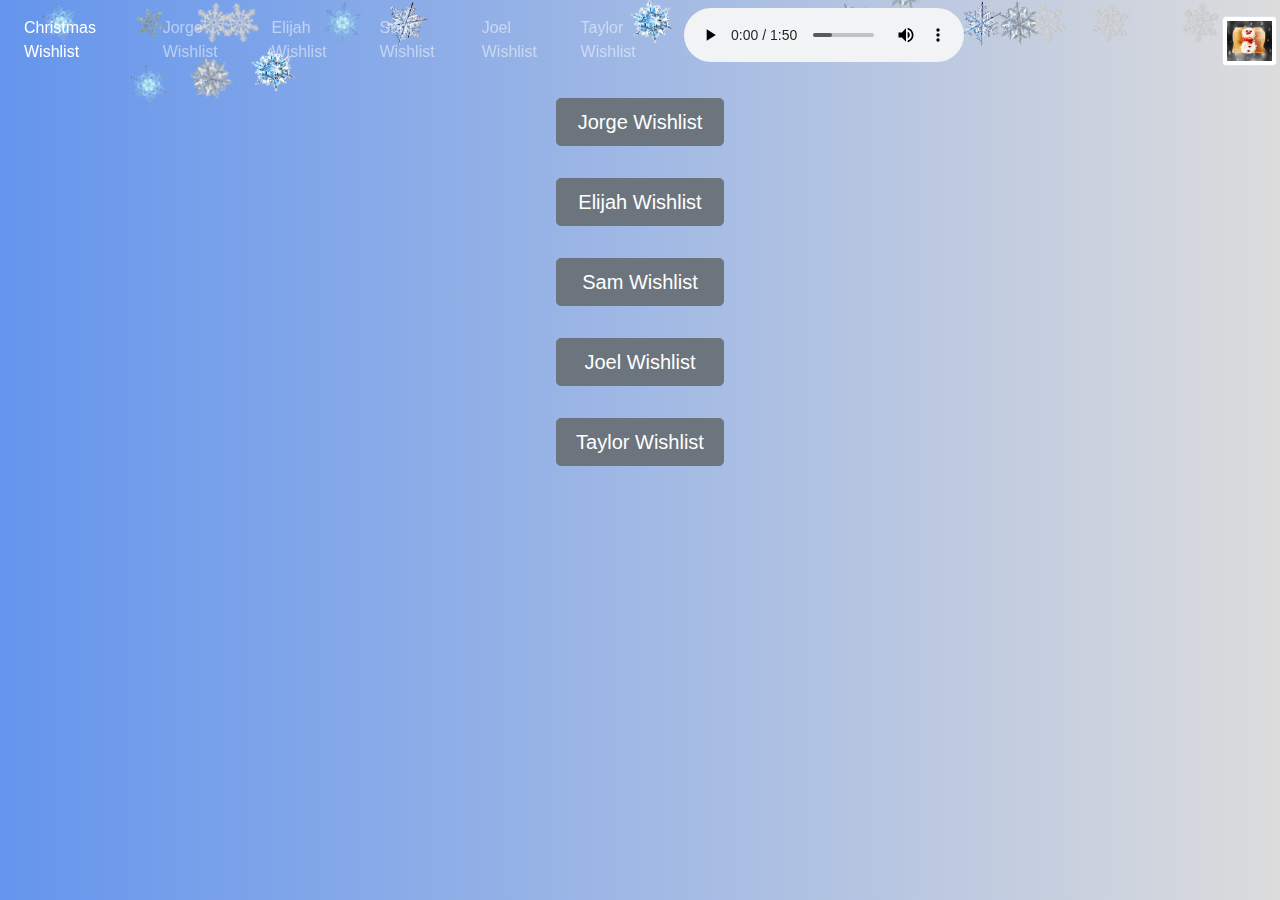
<file: index.html>
<!DOCTYPE html>
<html lang="en">

<head>
    <meta charset="UTF-8">
    <meta name="viewport" content="width=device-width, initial-scale=1.0">
    <title>Christmas Wishlist</title>
    <!-- CSS link that gives access to the library -->
    <link rel="stylesheet" href="https://stackpath.bootstrapcdn.com/bootstrap/4.5.2/css/bootstrap.min.css"
        integrity="sha384-JcKb8q3iqJ61gNV9KGb8thSsNjpSL0n8PARn9HuZOnIxN0hoP+VmmDGMN5t9UJ0Z" crossorigin="anonymous">
    <link rel="stylesheet" href="base.css" />
    <script src="music.js"></script>
</head>

<body class="">
    <nav class="navbar navbar-expand-lg navbar-dark">
        <button class="navbar-toggler" type="button" data-toggle="collapse" data-target="#navbarNavAltMarkup"
            aria-controls="navbarNavAltMarkup" aria-expanded="false" aria-label="Toggle navigation">
            <span class="navbar-toggler-icon"></span>
        </button>
        <div class="collapse navbar-collapse" id="navbarNavAltMarkup">
            <div class="navbar-nav">
                <a class="nav-link active d-flex flex-nowrap" href="index.html">Christmas Wishlist</a>
                <a class="nav-link d-flex flex-nowrap" href="jorgeWishlist.html">Jorge Wishlist</a>
                <a class="nav-link d-flex flex-nowrap" href="elijahWishlist.html">Elijah Wishlist</a>
                <a class="nav-link d-flex flex-nowrap" href="samWishlist.html">Sam Wishlist</a>
                <a class="nav-link d-flex flex-nowrap" href="joelWishlist.html">Joel Wishlist</a>
                <a class="nav-link d-flex flex-nowrap" href="taylorWishlist.html">Taylor Wishlist</a>
                <audio controls autostart autoplay loop>
                    <source src="christmas.mp3" type="audio/mp3">
                    Your browser does not support the audio element.
                </audio>
                <a class="nav-link active" href="index.html"><img src="Images/Logo.png" class="img-thumbnail"
                        style="width: 55px; height: 50px; margin-left: 250px;"></a>
            </div>
        </div>
    </nav>
    <div class="mx-auto p-3" style="width: 200px;">
        <a href="jorgeWishlist.html"><button type="button" class="btn btn-secondary
                    btn-lg btn-block">Jorge Wishlist</button></a>
    </div>
    <div class="mx-auto p-3" style="width: 200px;">
        <a href="elijahWishlist.html"><button type="button" class="btn btn-secondary
                    btn-lg btn-block">Elijah Wishlist</button></a>
    </div>
    <div class="mx-auto p-3" style="width: 200px;">
        <a href="samWishlist.html"><button type="button" class="btn btn-secondary
                    btn-lg btn-block">Sam Wishlist</button></a>
    </div>
    <div class="mx-auto p-3" style="width: 200px;">
        <a href="joelWishlist.html"><button type="button" class="btn btn-secondary
                    btn-lg btn-block">Joel Wishlist</button></a>
    </div>
    <div class="mx-auto p-3" style="width: 200px;">
        <a href="taylorWishlist.html"><button type="button" class="btn btn-secondary
                    btn-lg btn-block">Taylor Wishlist</button></a>
    </div>
    <!-- JavaScript with links to the javascript library from bootstrap -->
    <script src="https://code.jquery.com/jquery-3.5.1.slim.min.js"
        integrity="sha384-DfXdz2htPH0lsSSs5nCTpuj/zy4C+OGpamoFVy38MVBnE+IbbVYUew+OrCXaRkfj"
        crossorigin="anonymous"></script>
    <script src="https://cdn.jsdelivr.net/npm/popper.js@1.16.1/dist/umd/popper.min.js"
        integrity="sha384-9/reFTGAW83EW2RDu2S0VKaIzap3H66lZH81PoYlFhbGU+6BZp6G7niu735Sk7lN"
        crossorigin="anonymous"></script>
    <script src="https://stackpath.bootstrapcdn.com/bootstrap/4.5.2/js/bootstrap.min.js"
        integrity="sha384-B4gt1jrGC7Jh4AgTPSdUtOBvfO8shuf57BaghqFfPlYxofvL8/KUEfYiJOMMV+rV"
        crossorigin="anonymous"></script>
</body>
<div class="help">
    <section>
        <div class="snow">
            <div><img src="snow2.jpeg" height="45px" width="45px"></div>
            <div><img src="snow3.jpeg" height="45px" width="45px"></div>
            <div><img src="snow4.jpeg" height="45px" width="45px"></div>
            <div><img src="snow2.jpeg" height="45px" width="45px"></div>
            <div><img src="snow5.jpeg" height="45px" width="45px"></div>
            <div><img src="snow3.jpeg" height="45px" width="45px"></div>
            <div><img src="snow3.jpeg" height="45px" width="45px"></div>
        </div>
        <div class="snow2">
            <div><img src="snow5.jpeg" height="45px" width="45px"></div>
            <div><img src="snow3.jpeg" height="45px" width="45px"></div>
            <div><img src="snow_f.jpeg" height="45px" width="45px"></div>
            <div><img src="snow4.jpeg" height="45px" width="45px"></div>
            <div><img src="snow1.jpeg" height="45px" width="45px"></div>
            <div><img src="snow5.jpeg" height="45px" width="45px"></div>
            <div><img src="snow_f.jpeg" height="45px" width="45px"></div>
        </div>
        <div class="snow3">
            <div><img src="snow_f.jpeg" height="45px" width="45px"></div>
            <div><img src="snow4.jpeg" height="45px" width="45px"></div>
            <div><img src="snow1.jpeg" height="45px" width="45px"></div>
            <div><img src="snow_f.jpeg" height="45px" width="45px"></div>
            <div><img src="snow3.jpeg" height="45px" width="45px"></div>
            <div><img src="snow1.jpeg" height="45px" width="45px"></div>
            <div><img src="snow_f.jpeg" height="45px" width="45px"></div>
        </div>
</div>

</html>
</file>
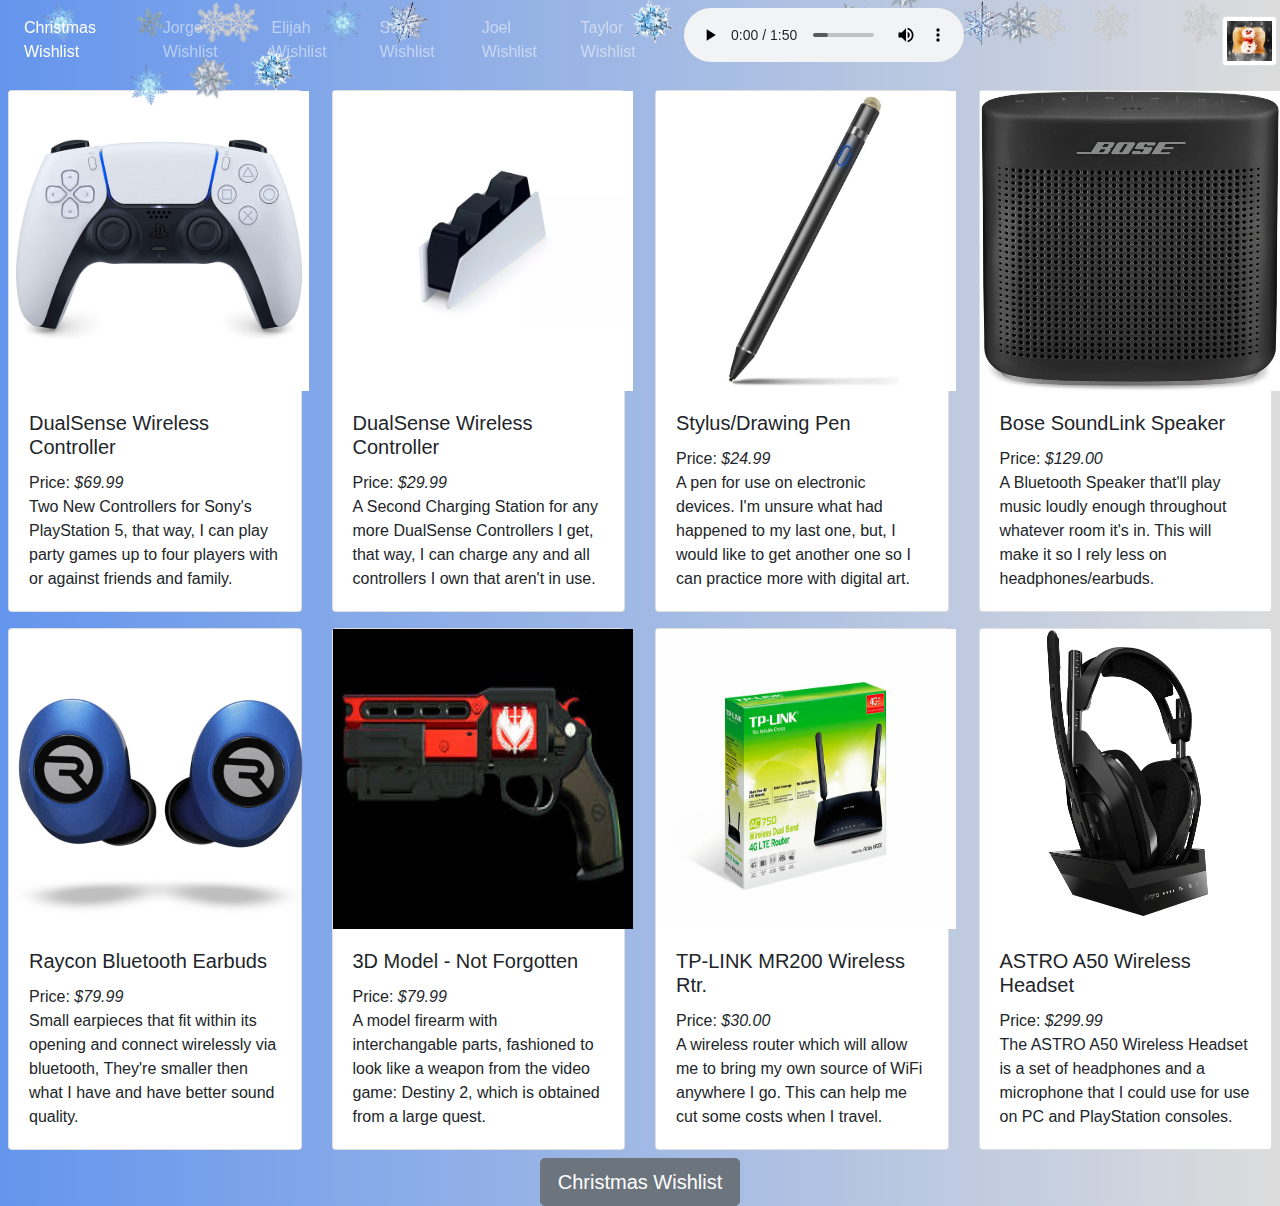
<file: elijahWishlist.html>
<!DOCTYPE html>
<html lang="en">

    <head>
        <meta charset="UTF-8">
        <meta name="viewport" content="width=device-width, initial-scale=1.0">
        <title>Elijah Wishlist</title>
        <link rel="stylesheet"
            href="https://stackpath.bootstrapcdn.com/bootstrap/4.5.2/css/bootstrap.min.css"
            integrity="sha384-JcKb8q3iqJ61gNV9KGb8thSsNjpSL0n8PARn9HuZOnIxN0hoP+VmmDGMN5t9UJ0Z"
            crossorigin="anonymous">
        <link rel="stylesheet" href="base.css" />
    </head>
<body class="bg-dark">
    <nav class="navbar navbar-expand-lg navbar-dark">
        <button class="navbar-toggler" type="button" data-toggle="collapse" data-target="#navbarNavAltMarkup"
            aria-controls="navbarNavAltMarkup" aria-expanded="false" aria-label="Toggle navigation">
            <span class="navbar-toggler-icon"></span>
        </button>
        <div class="collapse navbar-collapse" id="navbarNavAltMarkup">
            <div class="navbar-nav">
                <a class="nav-link active d-flex flex-nowrap" href="index.html">Christmas Wishlist</a>
                <a class="nav-link d-flex flex-nowrap" href="jorgeWishlist.html" >Jorge Wishlist</a>
                <a class="nav-link d-flex flex-nowrap" href="elijahWishlist.html" >Elijah Wishlist</a>
                <a class="nav-link d-flex flex-nowrap" href="samWishlist.html" >Sam Wishlist</a>
                <a class="nav-link d-flex flex-nowrap" href="joelWishlist.html" >Joel Wishlist</a>
                <a class="nav-link d-flex flex-nowrap" href="taylorWishlist.html" >Taylor Wishlist</a>
                <audio controls autostart autoplay loop>
                    <source src="christmas.mp3" type="audio/mp3">
                    Your browser does not support the audio element.
                  </audio>
                <a class="nav-link active" href="index.html"><img src="Images/Logo.png" class="img-thumbnail" style="width: 55px; height: 50px; margin-left: 250px;"></a>
            </div>
        </div>
    </nav>
        <!--this is a card deck for all the knight characters. They are light, while the background is dark
  there are 2 card decks.-->
        <div class="card-deck p-2">
            <div class="card">
                <div id="imglist">
                    <img src="Images/dualsense.png" alt="DualSense Controller" width="300px" height="300px">
                </div>
                <div class="card-body">
                    <h5 class="card-title">DualSense Wireless Controller</h5>
                    <p class="card-text">
                        Price: <em>$69.99</em><br>
                        Two New Controllers for Sony's PlayStation 5, that way, I can play party games up to four players with or against friends and family.
                    </p>
                </div>
            </div>
            <div class="card">
                <div id="imglist">
                    <img src="Images/chargingstation.png" alt="DualSense Charging Station" width="300px" height="300px">
                </div>
                <div class="card-body">
                    <h5 class="card-title">DualSense Wireless Controller</h5>
                    <p class="card-text">
                        Price: <em>$29.99</em><br>
                        A Second Charging Station for any more DualSense Controllers I get, that way, I can charge any and all controllers I own that aren't in use.
                    </p>
                </div>
            </div>
            <div class="card">
                <div id="imglist">
                    <img src="Images/drawingpen.png" alt="Drawing Pen" width="300px" height="300px">
                </div>
                <div class="card-body">
                    <h5 class="card-title">Stylus/Drawing Pen</h5>
                    <p class="card-text">
                        Price: <em>$24.99</em><br>
                        A pen for use on electronic devices. I'm unsure what had happened to my last one, but, I would like to get another one so I can practice more with digital art.
                    </p>
                </div>
            </div>
            <div class="card">
                <div id="imglist">
                    <img src="Images/bose_speaker.jpg" alt="Bose Speaker" width="300px" height="300px">
                </div>
                <div class="card-body">
                    <h5 class="card-title">Bose SoundLink Speaker</h5>
                    <p class="card-text">
                        Price: <em>$129.00</em><br>
                        A Bluetooth Speaker that'll play music loudly enough throughout whatever room it's in. This will make it so I rely less on headphones/earbuds.
                    </p>
                </div>
            </div>
        </div>
        <div class="card-deck p-2">
            <div class="card">
                <div id="imglist">
                    <img src="Images/earbuds.png" alt="Raycon Bluetooth Earbuds" width="300px" height="300px">
                </div>
                <div class="card-body">
                    <h5 class="card-title">Raycon Bluetooth Earbuds</h5>
                    <p class="card-text">
                        Price: <em>$79.99</em><br>
                        Small earpieces that fit within its opening and connect wirelessly via bluetooth, They're smaller then what I have and have better sound quality.
                    </p>
                </div>
            </div>
            <div class="card">
                <div id="imglist">
                    <img src="Images/not_forgotten.jpeg" alt="3D Model - Not Forgotten" width="300px" height="300px">
                </div>
                <div class="card-body">
                    <h5 class="card-title">3D Model - Not Forgotten</h5>
                    <p class="card-text">
                        Price: <em>$79.99</em><br>
                        A model firearm with interchangable parts, fashioned to look like a weapon from the video game: Destiny 2, which is obtained from a large quest.
                    </p>
                </div>
            </div>
            <div class="card">
                <div id="imglist">
                    <img src="Images/router.jpg" alt="TP-LINK MR200 Wireless Rtr." width="300px" height="300px">
                </div>
                <div class="card-body">
                    <h5 class="card-title">TP-LINK MR200 Wireless Rtr.</h5>
                    <p class="card-text">
                        Price: <em>$30.00</em><br>
                        A wireless router which will allow me to bring my own source of WiFi anywhere I go. This can help me cut some costs when I travel.
                    </p>
                </div>
            </div>
            <div class="card">
                <div id="imglist">
                    <img src="Images/astro-a50.png" alt="ASTRO A50 Wireless Headset" width="300px" height="300px">
                </div>
                <div class="card-body">
                    <h5 class="card-title">ASTRO A50 Wireless Headset</h5>
                    <p class="card-text">
                        Price: <em>$299.99</em><br>
                        The ASTRO A50 Wireless Headset is a set of headphones and a microphone that I could use for use on PC and PlayStation consoles.
                    </p>
                </div>
            </div>
        </div>
        <div class="mx-auto" style="width: 200px;">
            <a href="index.html"><button type="button" class="btn btn-secondary
                    btn-lg btn-block">Christmas Wishlist</button></a>
        </div>
        <script src="https://code.jquery.com/jquery-3.5.1.slim.min.js"
            integrity="sha384-DfXdz2htPH0lsSSs5nCTpuj/zy4C+OGpamoFVy38MVBnE+IbbVYUew+OrCXaRkfj"
            crossorigin="anonymous"></script>
        <script
            src="https://cdn.jsdelivr.net/npm/popper.js@1.16.1/dist/umd/popper.min.js"
            integrity="sha384-9/reFTGAW83EW2RDu2S0VKaIzap3H66lZH81PoYlFhbGU+6BZp6G7niu735Sk7lN"
            crossorigin="anonymous"></script>
        <script
            src="https://stackpath.bootstrapcdn.com/bootstrap/4.5.2/js/bootstrap.min.js"
            integrity="sha384-B4gt1jrGC7Jh4AgTPSdUtOBvfO8shuf57BaghqFfPlYxofvL8/KUEfYiJOMMV+rV"
            crossorigin="anonymous"></script>
    </body>
    <div class="help">
        <section>
            <div class="snow">
                <div><img src="snow2.jpeg" height="45px" width="45px"></div>
                <div><img src="snow3.jpeg" height="45px" width="45px"></div>
                <div><img src="snow4.jpeg" height="45px" width="45px"></div>
                <div><img src="snow2.jpeg" height="45px" width="45px"></div>
                <div><img src="snow5.jpeg" height="45px" width="45px"></div>
                <div><img src="snow3.jpeg" height="45px" width="45px"></div>
                <div><img src="snow3.jpeg" height="45px" width="45px"></div>
            </div>
            <div class="snow2">
                <div><img src="snow5.jpeg" height="45px" width="45px"></div>
                <div><img src="snow3.jpeg" height="45px" width="45px"></div>
                <div><img src="snow_f.jpeg" height="45px" width="45px"></div>
                <div><img src="snow4.jpeg" height="45px" width="45px"></div>
                <div><img src="snow1.jpeg" height="45px" width="45px"></div>
                <div><img src="snow5.jpeg" height="45px" width="45px"></div>
                <div><img src="snow_f.jpeg" height="45px" width="45px"></div>
            </div>
            <div class="snow3">
                <div><img src="snow_f.jpeg" height="45px" width="45px"></div>
                <div><img src="snow4.jpeg" height="45px" width="45px"></div>
                <div><img src="snow1.jpeg" height="45px" width="45px"></div>
                <div><img src="snow_f.jpeg" height="45px" width="45px"></div>
                <div><img src="snow3.jpeg" height="45px" width="45px"></div>
                <div><img src="snow1.jpeg" height="45px" width="45px"></div>
                <div><img src="snow_f.jpeg" height="45px" width="45px"></div>
            </div>
        </div>
    </section>
</html>
</file>
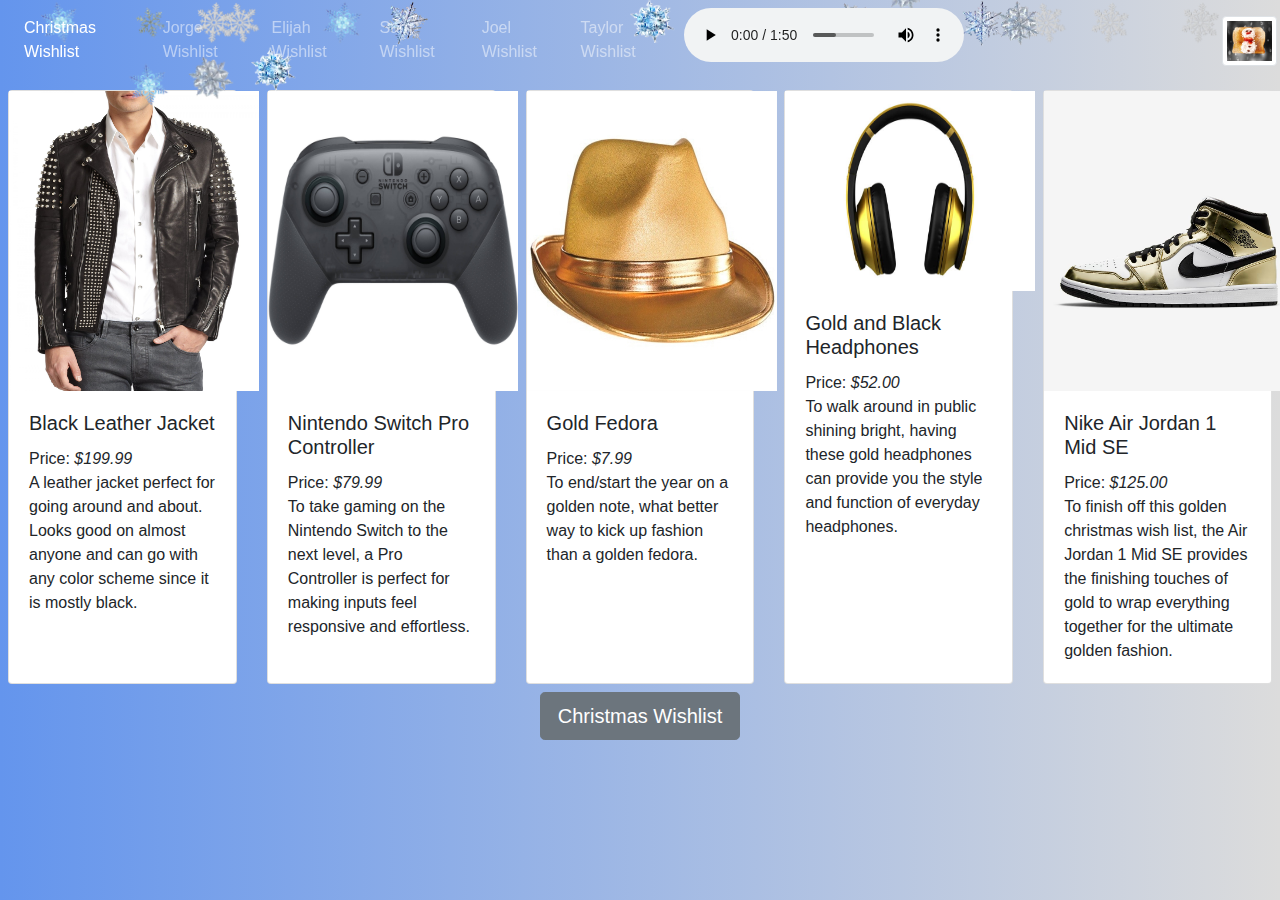
<file: joelWishlist.html>
<!DOCTYPE html>
<html lang="en">

<head>
    <meta charset="UTF-8">
    <meta name="viewport" content="width=device-width, initial-scale=1.0">
    <title>Joel Wishlist</title>
    <!-- css link the bootstrap library-->
    <link rel="stylesheet" href="https://stackpath.bootstrapcdn.com/bootstrap/4.5.2/css/bootstrap.min.css"
        integrity="sha384-JcKb8q3iqJ61gNV9KGb8thSsNjpSL0n8PARn9HuZOnIxN0hoP+VmmDGMN5t9UJ0Z" crossorigin="anonymous">
        <link rel="stylesheet" href="base.css" />
        <script src="Joel.js"></script>
</head>
<body class="bg-dark">
    <nav class="navbar navbar-expand-lg navbar-dark">
        <button class="navbar-toggler" type="button" data-toggle="collapse" data-target="#navbarNavAltMarkup"
            aria-controls="navbarNavAltMarkup" aria-expanded="false" aria-label="Toggle navigation">
            <span class="navbar-toggler-icon"></span>
        </button>
        <div class="collapse navbar-collapse" id="navbarNavAltMarkup">
            <div class="navbar-nav">
                <a class="nav-link active d-flex flex-nowrap" href="index.html">Christmas Wishlist</a>
                <a class="nav-link d-flex flex-nowrap" href="jorgeWishlist.html" >Jorge Wishlist</a>
                <a class="nav-link d-flex flex-nowrap" href="elijahWishlist.html" >Elijah Wishlist</a>
                <a class="nav-link d-flex flex-nowrap" href="samWishlist.html" >Sam Wishlist</a>
                <a class="nav-link d-flex flex-nowrap" href="joelWishlist.html" >Joel Wishlist</a>
                <a class="nav-link d-flex flex-nowrap" href="taylorWishlist.html" >Taylor Wishlist</a>
                <audio controls autostart autoplay loop>
                    <source src="christmas.mp3" type="audio/mp3">
                    Your browser does not support the audio element.
                  </audio>
                <a class="nav-link active" href="index.html"><img src="Images/Logo.png" class="img-thumbnail" style="width: 55px; height: 50px; margin-left: 250px;"></a>
            </div>
        </div>
    </nav>
    <!-- This is the card deck for the Wu lin characters. There is only one card deck. The background is black, while the
cards are white to match the background -->
    <div class="card-deck p-2">
        <div class="card">
            <div id="imglist">
                <img src="Images/leather_jacket.jpeg" alt="Leather Jacket" width="250px" height="300px">
            </div>
            <div class="card-body">
                <h5 class="card-title">Black Leather Jacket</h5>
                <p class="card-text">
                    Price: <em>$199.99</em><br>
                    A leather jacket perfect for going around and about. Looks good on almost anyone and can go with any color scheme since it is mostly black.
                </p>
            </div>
        </div>
        <div class="card">
            <div id="imglist">
                <img src="Images/pro_controller.jpeg" alt="Nintendo Switch Pro Controller" width="250px" height="300px">
            </div>
            <div class="card-body">
                <h5 class="card-title">Nintendo Switch Pro Controller</h5>
                <p class="card-text">
                    Price: <em>$79.99</em><br>
                    To take gaming on the Nintendo Switch to the next level, a Pro Controller is perfect for making inputs feel responsive and effortless.
                </p>
            </div>
        </div>
        <div class="card">
            <div id="imglist">
                <img src="Images/gold_fedora.jpg" alt="Gold Fedora" width="250px" height="300px">
            </div>
            <div class="card-body">
                <h5 class="card-title">Gold Fedora</h5>
                <p class="card-text">
                    Price: <em>$7.99</em><br>
                    To end/start the year on a golden note, what better way to kick up fashion than a golden fedora.
                </p>
            </div>
        </div>
        <div class="card">
            <div id="imglist">
                <img src="Images/gold_headphones.jpg" alt="Gold Headphones" width="250px" height="200px">
            </div>
            <div class="card-body">
                <h5 class="card-title">Gold and Black Headphones</h5>
                <p class="card-text">
                    Price: <em>$52.00</em><br>
                    To walk around in public shining bright, having these gold headphones can provide you the style and function of everyday headphones.
                </p>
            </div>
        </div>
        <div class="card">
            <div id="imglist">
                <img src="Images/gold_nikes.jpg" alt="Gold Nikes" width="250px" height="300px">
            </div>
            <div class="card-body">
                <h5 class="card-title">Nike Air Jordan 1 Mid SE</h5>
                <p class="card-text">
                    Price: <em>$125.00</em><br>
                    To finish off this golden christmas wish list, the Air Jordan 1 Mid SE provides the finishing touches of gold to wrap everything together for the ultimate golden fashion.
                </p>
            </div>
        </div>
    </div>
    <div class="mx-auto" style="width: 200px;">
        <a href="index.html"><button type="button" class="btn btn-secondary btn-lg btn-block">Christmas Wishlist</button></a>
      </div>

    <!-- Script that links with the bootstrap java library -->
    <script src="https://code.jquery.com/jquery-3.5.1.slim.min.js"
        integrity="sha384-DfXdz2htPH0lsSSs5nCTpuj/zy4C+OGpamoFVy38MVBnE+IbbVYUew+OrCXaRkfj"
        crossorigin="anonymous"></script>
    <script src="https://cdn.jsdelivr.net/npm/popper.js@1.16.1/dist/umd/popper.min.js"
        integrity="sha384-9/reFTGAW83EW2RDu2S0VKaIzap3H66lZH81PoYlFhbGU+6BZp6G7niu735Sk7lN"
        crossorigin="anonymous"></script>
    <script src="https://stackpath.bootstrapcdn.com/bootstrap/4.5.2/js/bootstrap.min.js"
        integrity="sha384-B4gt1jrGC7Jh4AgTPSdUtOBvfO8shuf57BaghqFfPlYxofvL8/KUEfYiJOMMV+rV"
        crossorigin="anonymous"></script>
</body>
<div class="help">
    <section>
        <div class="snow">
            <div><img src="snow2.jpeg" height="45px" width="45px"></div>
            <div><img src="snow3.jpeg" height="45px" width="45px"></div>
            <div><img src="snow4.jpeg" height="45px" width="45px"></div>
            <div><img src="snow2.jpeg" height="45px" width="45px"></div>
            <div><img src="snow5.jpeg" height="45px" width="45px"></div>
            <div><img src="snow3.jpeg" height="45px" width="45px"></div>
            <div><img src="snow3.jpeg" height="45px" width="45px"></div>
        </div>
        <div class="snow2">
            <div><img src="snow5.jpeg" height="45px" width="45px"></div>
            <div><img src="snow3.jpeg" height="45px" width="45px"></div>
            <div><img src="snow_f.jpeg" height="45px" width="45px"></div>
            <div><img src="snow4.jpeg" height="45px" width="45px"></div>
            <div><img src="snow1.jpeg" height="45px" width="45px"></div>
            <div><img src="snow5.jpeg" height="45px" width="45px"></div>
            <div><img src="snow_f.jpeg" height="45px" width="45px"></div>
        </div>
        <div class="snow3">
            <div><img src="snow_f.jpeg" height="45px" width="45px"></div>
            <div><img src="snow4.jpeg" height="45px" width="45px"></div>
            <div><img src="snow1.jpeg" height="45px" width="45px"></div>
            <div><img src="snow_f.jpeg" height="45px" width="45px"></div>
            <div><img src="snow3.jpeg" height="45px" width="45px"></div>
            <div><img src="snow1.jpeg" height="45px" width="45px"></div>
            <div><img src="snow_f.jpeg" height="45px" width="45px"></div>
        </div>
    </div>
</html>
</file>
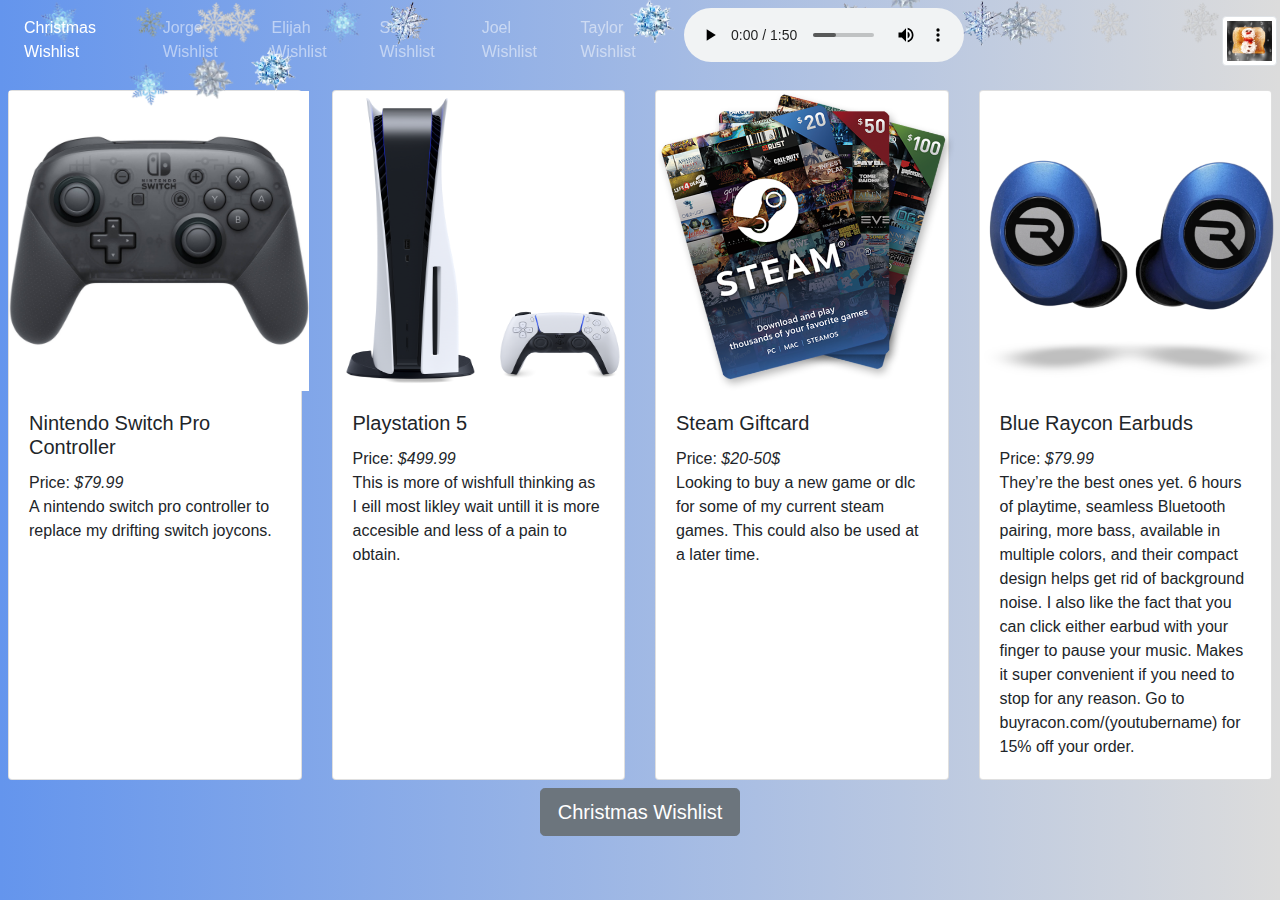
<file: jorgeWishlist.html>
<!DOCTYPE html>
<html lang="en">

<head>
    <meta charset="UTF-8">
    <meta name="viewport" content="width=device-width, initial-scale=1.0">
    <title>Taylor Wishlist</title>
    <!-- css link the bootstrap library-->
    <link rel="stylesheet" href="https://stackpath.bootstrapcdn.com/bootstrap/4.5.2/css/bootstrap.min.css"
        integrity="sha384-JcKb8q3iqJ61gNV9KGb8thSsNjpSL0n8PARn9HuZOnIxN0hoP+VmmDGMN5t9UJ0Z" crossorigin="anonymous">
    <link rel="stylesheet" href="base.css" />
    <script src="Jorge.js"></script>
</head>

<body class="bg-dark">
    <nav class="navbar navbar-expand-lg navbar-dark">
        <button class="navbar-toggler" type="button" data-toggle="collapse" data-target="#navbarNavAltMarkup"
            aria-controls="navbarNavAltMarkup" aria-expanded="false" aria-label="Toggle navigation">
            <span class="navbar-toggler-icon"></span>
        </button>
        <div class="collapse navbar-collapse" id="navbarNavAltMarkup">
            <div class="navbar-nav">
                <a class="nav-link active d-flex flex-nowrap" href="index.html">Christmas Wishlist</a>
                <a class="nav-link d-flex flex-nowrap" href="jorgeWishlist.html" >Jorge Wishlist</a>
                <a class="nav-link d-flex flex-nowrap" href="elijahWishlist.html" >Elijah Wishlist</a>
                <a class="nav-link d-flex flex-nowrap" href="samWishlist.html" >Sam Wishlist</a>
                <a class="nav-link d-flex flex-nowrap" href="joelWishlist.html" >Joel Wishlist</a>
                <a class="nav-link d-flex flex-nowrap" href="taylorWishlist.html" >Taylor Wishlist</a>
                <audio controls autostart autoplay loop>
                    <source src="christmas.mp3" type="audio/mp3">
                    Your browser does not support the audio element.
                  </audio>
                <a class="nav-link active" href="index.html"><img src="Images/Logo.png" class="img-thumbnail" style="width: 55px; height: 50px; margin-left: 250px;"></a>
            </div>
        </div>
    </nav>
    <!-- This is the card deck for the Wu lin characters. There is only one card deck. The background is black, while the
cards are white to match the background -->
    <div class="card-deck p-2">
        <div class="card">
            <div id="imglist">
                <img src="Images/pro_controller.jpeg" alt="Nintendo Switch Pro Controller" width="300px" height="300px">
            </div>
            <div class="card-body">
                <h5 class="card-title">Nintendo Switch Pro Controller</h5>
                <p class="card-text">
                    Price: <em>$79.99</em><br>
                    A nintendo switch pro controller to replace my drifting switch joycons.
                </p>
            </div>
        </div>
        <div class="card">
            <div id="imglist">
                <img src="Images/ps5.png" alt="Playstation 5" width="300px" height="300px">
            </div>
            <div class="card-body">
                <h5 class="card-title">Playstation 5</h5>
                <p class="card-text">
                    Price: <em>$499.99</em><br>
                    This is more of wishfull thinking as I eill most likley wait untill it is more accesible and less of a pain to obtain.
                </p>
            </div>
        </div>
        <div class="card">
            <div id="imglist">
                <img src="Images/giftcards.png" alt="Steam Gift Cards" width="300px" height="300px">
            </div>
            <div class="card-body">
                <h5 class="card-title">Steam Giftcard</h5>
                <p class="card-text">
                    Price: <em>$20-50$</em><br>
                    Looking to buy a new game or dlc for some of my current steam games. This could also be used at a later time.
                </p>
            </div>
        </div>
        <div class="card">
            <div id="imglist">
                <img src="Images/earbuds.png" alt="Blue Raycon Earbuds" width="300px" height="300px">
            </div>
            <div class="card-body">
                <h5 class="card-title">Blue Raycon Earbuds</h5>
                <p class="card-text">
                    Price: <em>$79.99</em><br>
                    They’re the best ones yet. 6 hours of playtime, seamless Bluetooth pairing, more bass, available in multiple colors, and their compact design helps get rid of background noise. I also like the fact that you can click either earbud with your finger to pause your music. Makes it super convenient if you need to stop for any reason. Go to buyracon.com/(youtubername) for 15% off your order.
                </p>
            </div>
        </div>
    </div>
    <div class="mx-auto" style="width: 200px;">
        <a href="index.html"><button type="button" class="btn btn-secondary
                    btn-lg btn-block">Christmas Wishlist</button></a>
    </div>

    <!-- Script that links with the bootstrap java library -->
    <script src="https://code.jquery.com/jquery-3.5.1.slim.min.js"
        integrity="sha384-DfXdz2htPH0lsSSs5nCTpuj/zy4C+OGpamoFVy38MVBnE+IbbVYUew+OrCXaRkfj"
        crossorigin="anonymous"></script>
    <script src="https://cdn.jsdelivr.net/npm/popper.js@1.16.1/dist/umd/popper.min.js"
        integrity="sha384-9/reFTGAW83EW2RDu2S0VKaIzap3H66lZH81PoYlFhbGU+6BZp6G7niu735Sk7lN"
        crossorigin="anonymous"></script>
    <script src="https://stackpath.bootstrapcdn.com/bootstrap/4.5.2/js/bootstrap.min.js"
        integrity="sha384-B4gt1jrGC7Jh4AgTPSdUtOBvfO8shuf57BaghqFfPlYxofvL8/KUEfYiJOMMV+rV"
        crossorigin="anonymous"></script>
</body>
<div class="help">
    <section>
        <div class="snow">
            <div><img src="snow2.jpeg" height="45px" width="45px"></div>
            <div><img src="snow3.jpeg" height="45px" width="45px"></div>
            <div><img src="snow4.jpeg" height="45px" width="45px"></div>
            <div><img src="snow2.jpeg" height="45px" width="45px"></div>
            <div><img src="snow5.jpeg" height="45px" width="45px"></div>
            <div><img src="snow3.jpeg" height="45px" width="45px"></div>
            <div><img src="snow3.jpeg" height="45px" width="45px"></div>
        </div>
        <div class="snow2">
            <div><img src="snow5.jpeg" height="45px" width="45px"></div>
            <div><img src="snow3.jpeg" height="45px" width="45px"></div>
            <div><img src="snow_f.jpeg" height="45px" width="45px"></div>
            <div><img src="snow4.jpeg" height="45px" width="45px"></div>
            <div><img src="snow1.jpeg" height="45px" width="45px"></div>
            <div><img src="snow5.jpeg" height="45px" width="45px"></div>
            <div><img src="snow_f.jpeg" height="45px" width="45px"></div>
        </div>
        <div class="snow3">
            <div><img src="snow_f.jpeg" height="45px" width="45px"></div>
            <div><img src="snow4.jpeg" height="45px" width="45px"></div>
            <div><img src="snow1.jpeg" height="45px" width="45px"></div>
            <div><img src="snow_f.jpeg" height="45px" width="45px"></div>
            <div><img src="snow3.jpeg" height="45px" width="45px"></div>
            <div><img src="snow1.jpeg" height="45px" width="45px"></div>
            <div><img src="snow_f.jpeg" height="45px" width="45px"></div>
        </div>
</div>

</html>
</file>
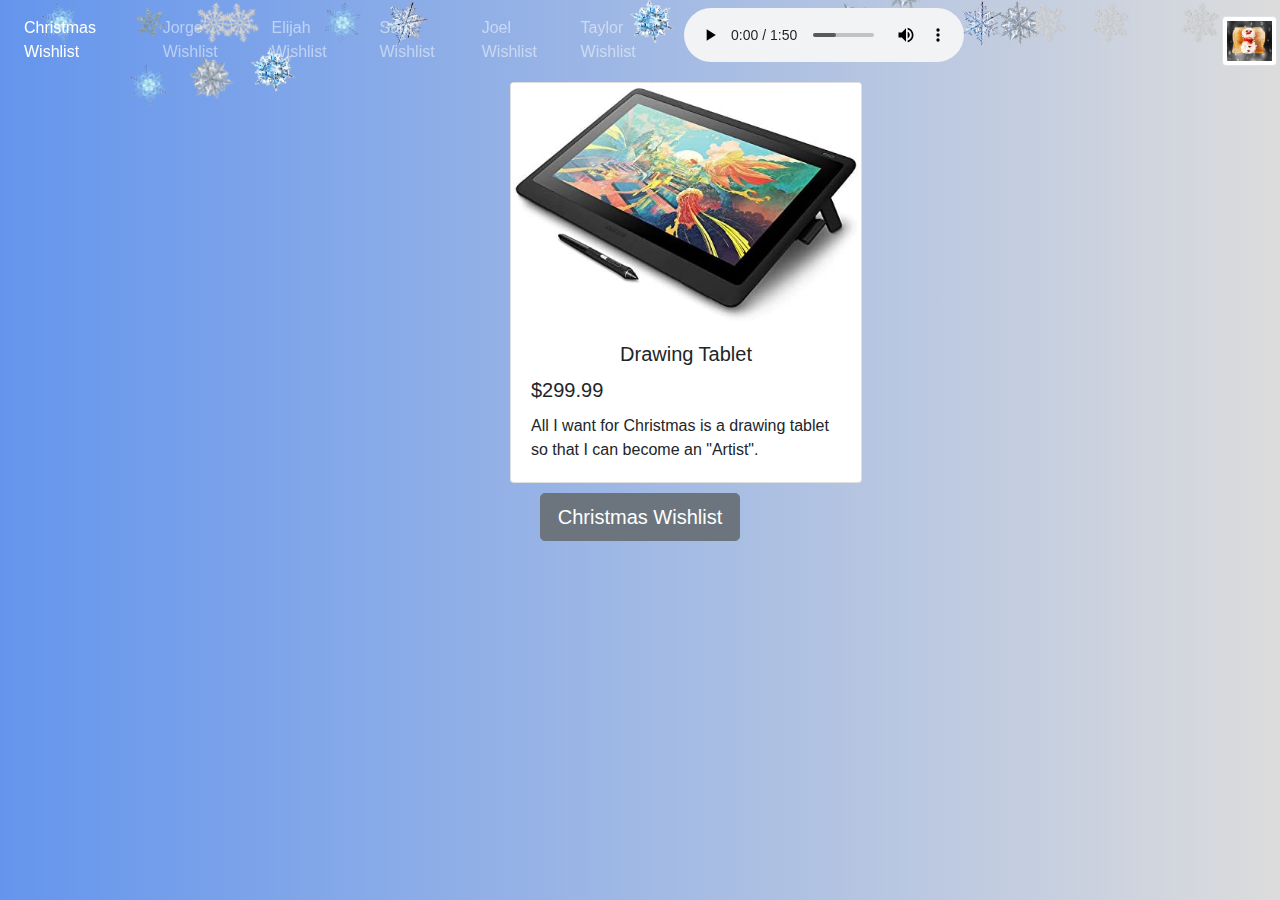
<file: samWishlist.html>
<!DOCTYPE html>
<html lang="en">

<head>
    <meta charset="UTF-8">
    <meta name="viewport" content="width=device-width, initial-scale=1.0">
    <title>Sam Wishlist</title>
    <!-- css link the bootstrap library-->
    <link rel="stylesheet" href="https://stackpath.bootstrapcdn.com/bootstrap/4.5.2/css/bootstrap.min.css"
        integrity="sha384-JcKb8q3iqJ61gNV9KGb8thSsNjpSL0n8PARn9HuZOnIxN0hoP+VmmDGMN5t9UJ0Z" crossorigin="anonymous">
    <link rel="stylesheet" href="base.css" />
    <script src="Sam.js"></script>
</head>

<body class="">
    <nav class="navbar navbar-expand-lg navbar-dark">
        <button class="navbar-toggler" type="button" data-toggle="collapse" data-target="#navbarNavAltMarkup"
            aria-controls="navbarNavAltMarkup" aria-expanded="false" aria-label="Toggle navigation">
            <span class="navbar-toggler-icon"></span>
        </button>
        <div class="collapse navbar-collapse" id="navbarNavAltMarkup">
            <div class="navbar-nav">
                <a class="nav-link active d-flex flex-nowrap" href="index.html">Christmas Wishlist</a>
                <a class="nav-link d-flex flex-nowrap" href="jorgeWishlist.html" >Jorge Wishlist</a>
                <a class="nav-link d-flex flex-nowrap" href="elijahWishlist.html" >Elijah Wishlist</a>
                <a class="nav-link d-flex flex-nowrap" href="samWishlist.html" >Sam Wishlist</a>
                <a class="nav-link d-flex flex-nowrap" href="joelWishlist.html" >Joel Wishlist</a>
                <a class="nav-link d-flex flex-nowrap" href="taylorWishlist.html" >Taylor Wishlist</a>
                <audio controls autostart autoplay loop>
                    <source src="christmas.mp3" type="audio/mp3">
                    Your browser does not support the audio element.
                  </audio>
                <a class="nav-link active" href="index.html"><img src="Images/Logo.png" class="img-thumbnail" style="width: 55px; height: 50px; margin-left: 250px;"></a>
            </div>
        </div>
    </nav>
    <!--this is a card deck for all the knight characters. They are light, while the background is dark. There are 
2 card decks-->
    <div class="card d-flex justify-content-center" style="width: 22rem; margin-left: 510px;">
        <img src="Images/tablet.jpg" class="card-img-top" alt="...">
        <div class="card-body">
            <h5 class="card-title d-flex justify-content-center">Drawing Tablet</h5>
            <h5 class="card-title">$299.99</h5>
            <p class="card-text d-flex justify-content-center">All I want for Christmas is a drawing tablet so that I can become an "Artist".</p>
        </div>
    </div>
    </div>
    <div class="mx-auto" style="width: 200px;">
        <a href="index.html"><button type="button" class="btn btn-secondary btn-lg btn-block" style="margin-top: 10px;">Christmas
                Wishlist</button></a>
    </div>
    <!-- Script that links with the bootstrap java library -->
    <script src="https://code.jquery.com/jquery-3.5.1.slim.min.js"
        integrity="sha384-DfXdz2htPH0lsSSs5nCTpuj/zy4C+OGpamoFVy38MVBnE+IbbVYUew+OrCXaRkfj"
        crossorigin="anonymous"></script>
    <script src="https://cdn.jsdelivr.net/npm/popper.js@1.16.1/dist/umd/popper.min.js"
        integrity="sha384-9/reFTGAW83EW2RDu2S0VKaIzap3H66lZH81PoYlFhbGU+6BZp6G7niu735Sk7lN"
        crossorigin="anonymous"></script>
    <script src="https://stackpath.bootstrapcdn.com/bootstrap/4.5.2/js/bootstrap.min.js"
        integrity="sha384-B4gt1jrGC7Jh4AgTPSdUtOBvfO8shuf57BaghqFfPlYxofvL8/KUEfYiJOMMV+rV"
        crossorigin="anonymous"></script>
</body>
<div class="help">
    <section>
        <div class="snow">
            <div><img src="snow2.jpeg" height="45px" width="45px"></div>
            <div><img src="snow3.jpeg" height="45px" width="45px"></div>
            <div><img src="snow4.jpeg" height="45px" width="45px"></div>
            <div><img src="snow2.jpeg" height="45px" width="45px"></div>
            <div><img src="snow5.jpeg" height="45px" width="45px"></div>
            <div><img src="snow3.jpeg" height="45px" width="45px"></div>
            <div><img src="snow3.jpeg" height="45px" width="45px"></div>
        </div>
        <div class="snow2">
            <div><img src="snow5.jpeg" height="45px" width="45px"></div>
            <div><img src="snow3.jpeg" height="45px" width="45px"></div>
            <div><img src="snow_f.jpeg" height="45px" width="45px"></div>
            <div><img src="snow4.jpeg" height="45px" width="45px"></div>
            <div><img src="snow1.jpeg" height="45px" width="45px"></div>
            <div><img src="snow5.jpeg" height="45px" width="45px"></div>
            <div><img src="snow_f.jpeg" height="45px" width="45px"></div>
        </div>
        <div class="snow3">
            <div><img src="snow_f.jpeg" height="45px" width="45px"></div>
            <div><img src="snow4.jpeg" height="45px" width="45px"></div>
            <div><img src="snow1.jpeg" height="45px" width="45px"></div>
            <div><img src="snow_f.jpeg" height="45px" width="45px"></div>
            <div><img src="snow3.jpeg" height="45px" width="45px"></div>
            <div><img src="snow1.jpeg" height="45px" width="45px"></div>
            <div><img src="snow_f.jpeg" height="45px" width="45px"></div>
        </div>
</div>

</html>
</file>
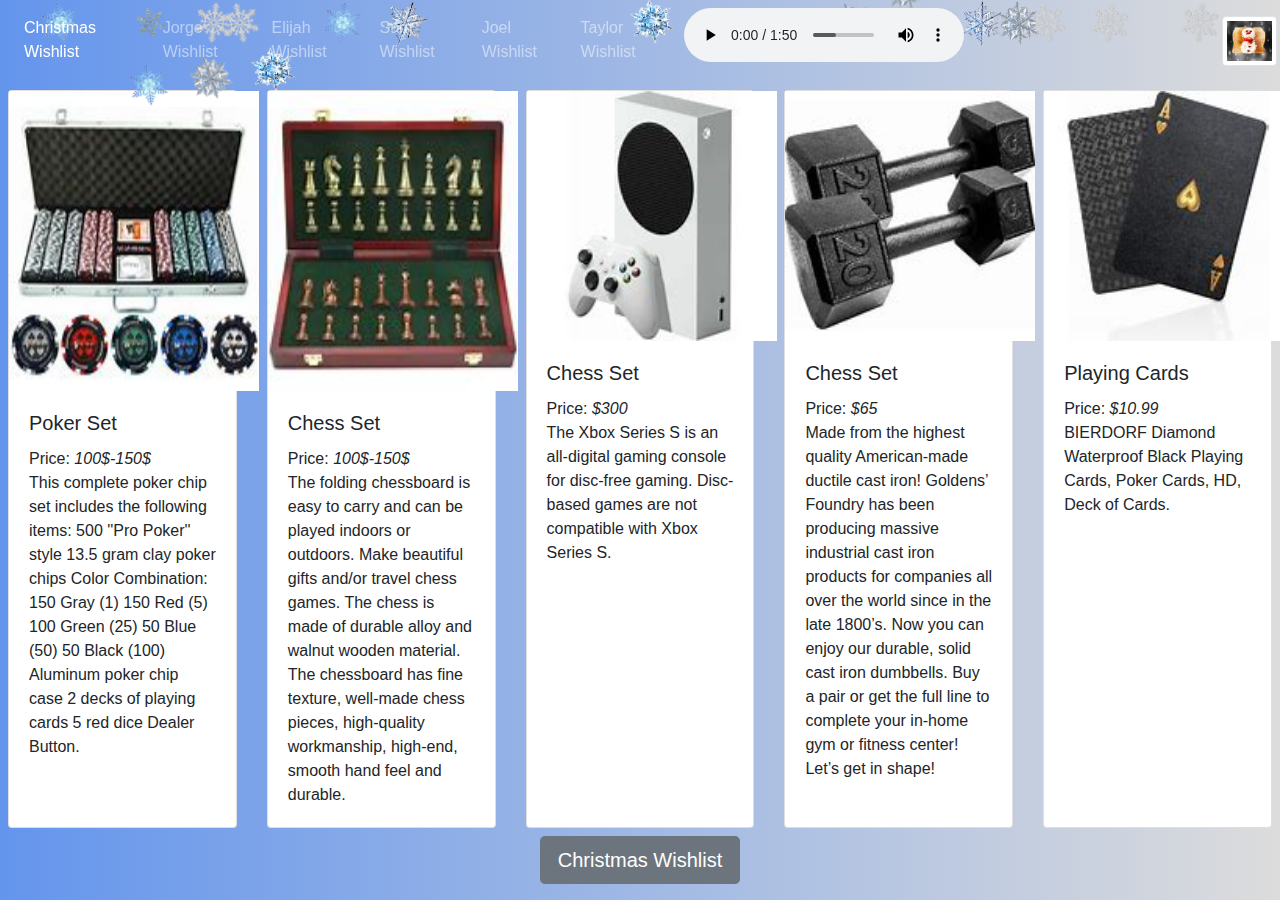
<file: taylorWishlist.html>
<!DOCTYPE html>
<html lang="en">

<head>
    <meta charset="UTF-8">
    <meta name="viewport" content="width=device-width, initial-scale=1.0">
    <title>Taylor Wishlist</title>
    <!-- css link the bootstrap library-->
    <link rel="stylesheet" href="https://stackpath.bootstrapcdn.com/bootstrap/4.5.2/css/bootstrap.min.css"
        integrity="sha384-JcKb8q3iqJ61gNV9KGb8thSsNjpSL0n8PARn9HuZOnIxN0hoP+VmmDGMN5t9UJ0Z" crossorigin="anonymous">
    <link rel="stylesheet" href="base.css" />
    <script src="Taylor.js"></script>
</head>

<body class="bg-dark">
    <nav class="navbar navbar-expand-lg navbar-dark">
        <button class="navbar-toggler" type="button" data-toggle="collapse" data-target="#navbarNavAltMarkup"
            aria-controls="navbarNavAltMarkup" aria-expanded="false" aria-label="Toggle navigation">
            <span class="navbar-toggler-icon"></span>
        </button>
        <div class="collapse navbar-collapse" id="navbarNavAltMarkup">
            <div class="navbar-nav">
                <a class="nav-link active d-flex flex-nowrap" href="index.html">Christmas Wishlist</a>
                <a class="nav-link d-flex flex-nowrap" href="jorgeWishlist.html" >Jorge Wishlist</a>
                <a class="nav-link d-flex flex-nowrap" href="elijahWishlist.html" >Elijah Wishlist</a>
                <a class="nav-link d-flex flex-nowrap" href="samWishlist.html" >Sam Wishlist</a>
                <a class="nav-link d-flex flex-nowrap" href="joelWishlist.html" >Joel Wishlist</a>
                <a class="nav-link d-flex flex-nowrap" href="taylorWishlist.html" >Taylor Wishlist</a>
                <audio controls autostart autoplay loop>
                    <source src="christmas.mp3" type="audio/mp3">
                    Your browser does not support the audio element.
                  </audio>
                <a class="nav-link active" href="index.html"><img src="Images/Logo.png" class="img-thumbnail" style="width: 55px; height: 50px; margin-left: 250px;"></a>
            </div>
        </div>
    </nav>
    <!-- This is the card deck for the Wu lin characters. There is only one card deck. The background is black, while the
cards are white to match the background -->
    <div class="card-deck p-2">
        <div class="card">
            <div id="imglist">
                <img src="Images/poker.jpg" alt="Poker Set" width="250px" height="300px">
            </div>
            <div class="card-body">
                <h5 class="card-title">Poker Set</h5>
                <p class="card-text">
                    Price: <em>100$-150$</em><br>
                    This complete poker chip set includes the following items: 500 ''Pro Poker'' style 13.5 gram clay poker chips Color Combination: 150 Gray (1) 150 Red (5) 100 Green (25) 50 Blue (50) 50 Black (100) Aluminum poker chip case 2 decks of playing cards 5 red dice Dealer Button.
                </p>
            </div>
        </div>
        <div class="card">
            <div id="imglist">
                <img src="Images/chess.jpg" alt="Chess Set" width="250px" height="300px">
            </div>
            <div class="card-body">
                <h5 class="card-title">Chess Set</h5>
                <p class="card-text">
                    Price: <em>100$-150$</em><br>
                    The folding chessboard is easy to carry and can be played indoors or outdoors. Make beautiful gifts and/or travel chess games. The chess is made of durable alloy and walnut wooden material. The chessboard has fine texture, well-made chess pieces, high-quality workmanship, high-end, smooth hand feel and durable.
                </p>
            </div>
        </div>
        <div class="card">
            <div id="imglist">
                <img src="Images/xboxSS.jpg" alt="Xbox Series S" width="250px" height="250px">
            </div>
            <div class="card-body">
                <h5 class="card-title">Chess Set</h5>
                <p class="card-text">
                    Price: <em>$300</em><br>
                    The Xbox Series S is an all-digital gaming console for disc-free gaming. Disc-based games are not compatible with Xbox Series S.
                </p>
            </div>
        </div>
        <div class="card">
            <div id="imglist">
                <img src="Images/dumbbells.jpg" alt="Dumbbells" width="250px" height="250px">
            </div>
            <div class="card-body">
                <h5 class="card-title">Chess Set</h5>
                <p class="card-text">
                    Price: <em>$65</em><br>
                    Made from the highest quality American-made ductile cast iron! Goldens’ Foundry has been producing massive industrial cast iron products for companies all over the world since in the late 1800’s. Now you can enjoy our durable, solid cast iron dumbbells. Buy a pair or get the full line to complete your in-home gym or fitness center! Let’s get in shape!
                </p>
            </div>
        </div>
        <div class="card">
            <div id="imglist">
                <img src="Images/playingcards.jpg" alt="Playing Cards" width="250px" height="250px">
            </div>
            <div class="card-body">
                <h5 class="card-title">Playing Cards</h5>
                <p class="card-text">
                    Price: <em>$10.99</em><br>
                    BIERDORF Diamond Waterproof Black Playing Cards, Poker Cards, HD, Deck of Cards.
                </p>
            </div>
        </div>
    </div>
    <div class="mx-auto" style="width: 200px;">
        <a href="index.html"><button type="button" class="btn btn-secondary
                    btn-lg btn-block">Christmas Wishlist</button></a>
    </div>

    <!-- Script that links with the bootstrap java library -->
    <script src="https://code.jquery.com/jquery-3.5.1.slim.min.js"
        integrity="sha384-DfXdz2htPH0lsSSs5nCTpuj/zy4C+OGpamoFVy38MVBnE+IbbVYUew+OrCXaRkfj"
        crossorigin="anonymous"></script>
    <script src="https://cdn.jsdelivr.net/npm/popper.js@1.16.1/dist/umd/popper.min.js"
        integrity="sha384-9/reFTGAW83EW2RDu2S0VKaIzap3H66lZH81PoYlFhbGU+6BZp6G7niu735Sk7lN"
        crossorigin="anonymous"></script>
    <script src="https://stackpath.bootstrapcdn.com/bootstrap/4.5.2/js/bootstrap.min.js"
        integrity="sha384-B4gt1jrGC7Jh4AgTPSdUtOBvfO8shuf57BaghqFfPlYxofvL8/KUEfYiJOMMV+rV"
        crossorigin="anonymous"></script>
</body>
<div class="help">
    <section>
        <div class="snow">
            <div><img src="snow2.jpeg" height="45px" width="45px"></div>
            <div><img src="snow3.jpeg" height="45px" width="45px"></div>
            <div><img src="snow4.jpeg" height="45px" width="45px"></div>
            <div><img src="snow2.jpeg" height="45px" width="45px"></div>
            <div><img src="snow5.jpeg" height="45px" width="45px"></div>
            <div><img src="snow3.jpeg" height="45px" width="45px"></div>
            <div><img src="snow3.jpeg" height="45px" width="45px"></div>
        </div>
        <div class="snow2">
            <div><img src="snow5.jpeg" height="45px" width="45px"></div>
            <div><img src="snow3.jpeg" height="45px" width="45px"></div>
            <div><img src="snow_f.jpeg" height="45px" width="45px"></div>
            <div><img src="snow4.jpeg" height="45px" width="45px"></div>
            <div><img src="snow1.jpeg" height="45px" width="45px"></div>
            <div><img src="snow5.jpeg" height="45px" width="45px"></div>
            <div><img src="snow_f.jpeg" height="45px" width="45px"></div>
        </div>
        <div class="snow3">
            <div><img src="snow_f.jpeg" height="45px" width="45px"></div>
            <div><img src="snow4.jpeg" height="45px" width="45px"></div>
            <div><img src="snow1.jpeg" height="45px" width="45px"></div>
            <div><img src="snow_f.jpeg" height="45px" width="45px"></div>
            <div><img src="snow3.jpeg" height="45px" width="45px"></div>
            <div><img src="snow1.jpeg" height="45px" width="45px"></div>
            <div><img src="snow_f.jpeg" height="45px" width="45px"></div>
        </div>
</div>

</html>
</file>
<file: base.css>
html {
    height: 300px;
    margin-bottom: 10px;
  }
  
body {
    width: 100%;
    height: 100%;
    margin: 0;
    background-repeat: no-repeat;
    background-attachment: fixed;
    background: #DCDCDC;
    /* fallback for old browsers */
    /* Chrome 10-25, Safari 5.1-6 */
    background: -webkit-gradient(linear, left top, right top, from(#6495ED), to(#DCDCDC));
    background: linear-gradient(to right, #6495ED,#DCDCDC);
    /* W3C, IE 10+/ Edge, Firefox 16+, Chrome 26+, Opera 12+, Safari 7+ */
  }
button{
    z-index: 98;
}
nav{
    z-index: 99;
}  

section {
	height: 25%;
	z-index: 100;
}
  
  .snow {
    position: absolute;
    width: 100%;
    height: 19%;
    top: 0;
    left: 0;
    -webkit-transform: rotateY(-30deg);
            transform: rotateY(-30deg);
    -webkit-transform: translate3d(50deg);
            transform: translate3d(50deg);
    -webkit-transform: rotate3d(1, 1.5, 2, -10deg);
            transform: rotate3d(1, 1.5, 2, -10deg);
  }
  
  .snow div {
    position: absolute;
    display: block;
  }
  
  .snow div:nth-child(1) {
    left: 20%;
    -webkit-animation: falling 9s linear infinite;
            animation: falling 9s linear infinite;
    -webkit-animation-delay: -1s;
            animation-delay: -1s;
  }
  
  .snow div:nth-child(2) {
    left: 70%;
    -webkit-animation: falling 7s linear infinite;
            animation: falling 7s linear infinite;
    -webkit-animation-delay: -3s;
            animation-delay: -3s;
  }
  
  .snow div:nth-child(3) {
    left: 10%;
    -webkit-animation: falling 3s linear infinite;
            animation: falling 3s linear infinite;
    -webkit-animation-delay: -5s;
            animation-delay: -5s;
  }
  
  .snow div:nth-child(4) {
    left: 50%;
    -webkit-animation: falling 8s linear infinite;
            animation: falling 8s linear infinite;
    -webkit-animation-delay: -6s;
            animation-delay: -6s;
  }
  
  .snow div:nth-child(5) {
    left: 85%;
    -webkit-animation: falling 5s linear infinite;
            animation: falling 5s linear infinite;
    -webkit-animation-delay: -8s;
            animation-delay: -8s;
  }
  
  .snow div:nth-child(6) {
    left: 15%;
    -webkit-animation: falling 8s linear infinite;
            animation: falling 8s linear infinite;
    -webkit-animation-delay: -10s;
            animation-delay: -10s;
  }
  
  .snow div:nth-child(7) {
    left: 90%;
    -webkit-animation: falling 3s linear infinite;
            animation: falling 3s linear infinite;
    -webkit-animation-delay: -4s;
            animation-delay: -4s;
  }
  
  .snow2 {
    position: absolute;
    width: 100%;
    height: 19%;
    top: 0;
    left: 0;
  }
  
  .snow2 div {
    position: absolute;
    display: block;
    -webkit-transform: rotateY(-30deg);
            transform: rotateY(-30deg);
    -webkit-transform: translate3d(50deg);
            transform: translate3d(50deg);
    -webkit-transform: rotate3d(1, 1.5, 2, -15deg);
            transform: rotate3d(1, 1.5, 2, -15deg);
  }
  
  .snow2 div:nth-child(1) {
    left: 10%;
    -webkit-animation: falling 7s linear infinite;
            animation: falling 7s linear infinite;
    -webkit-animation-delay: -3s;
            animation-delay: -3s;
  }
  
  .snow2 div:nth-child(2) {
    left: 65%;
    -webkit-animation: falling 5s linear infinite;
            animation: falling 5s linear infinite;
    -webkit-animation-delay: -1s;
            animation-delay: -1s;
  }
  
  .snow2 div:nth-child(3) {
    left: 17%;
    -webkit-animation: falling 6s linear infinite;
            animation: falling 6s linear infinite;
    -webkit-animation-delay: -9s;
            animation-delay: -9s;
  }
  
  .snow2 div:nth-child(4) {
    left: 3%;
    -webkit-animation: falling 9s linear infinite;
            animation: falling 9s linear infinite;
    -webkit-animation-delay: -3s;
            animation-delay: -3s;
  }
  
  .snow2 div:nth-child(5) {
    left: 75%;
    -webkit-animation: falling 2s linear infinite;
            animation: falling 2s linear infinite;
    -webkit-animation-delay: -7s;
            animation-delay: -7s;
  }
  
  .snow2 div:nth-child(6) {
    left: 10%;
    -webkit-animation: falling 7s linear infinite;
            animation: falling 7s linear infinite;
    -webkit-animation-delay: -6s;
            animation-delay: -6s;
  }
  
  .snow2 div:nth-child(7) {
    left: 80%;
    -webkit-animation: falling 4s linear infinite;
            animation: falling 4s linear infinite;
    -webkit-animation-delay: -10s;
            animation-delay: -10s;
  }
  
  .snow3 {
    position: absolute;
    width: 100%;
    height: 19%;
    top: 0;
    left: 0;
  }
  
  .snow3 div {
    position: absolute;
    display: block;
    -webkit-transform: rotateY(-30deg);
            transform: rotateY(-30deg);
    -webkit-transform: translate3d(50deg);
            transform: translate3d(50deg);
    -webkit-transform: rotate3d(1, 1.5, 2, 10deg);
            transform: rotate3d(1, 1.5, 2, 10deg);
  }
  
  .snow3 div:nth-child(1) {
    left: 15%;
    -webkit-animation: falling 5s linear infinite;
            animation: falling 5s linear infinite;
    -webkit-animation-delay: -9s;
            animation-delay: -9s;
  }
  
  .snow3 div:nth-child(2) {
    left: 25%;
    -webkit-animation: falling 4s linear infinite;
            animation: falling 4s linear infinite;
    -webkit-animation-delay: -4s;
            animation-delay: -4s;
  }
  
  .snow3 div:nth-child(3) {
    left: 30%;
    -webkit-animation: falling 3s linear infinite;
            animation: falling 3s linear infinite;
    -webkit-animation-delay: -5s;
            animation-delay: -5s;
  }
  
  .snow3 div:nth-child(4) {
    left: 85%;
    -webkit-animation: falling 6s linear infinite;
            animation: falling 6s linear infinite;
    -webkit-animation-delay: -8s;
            animation-delay: -8s;
  }
  
  .snow3 div:nth-child(5) {
    left: 78%;
    -webkit-animation: falling 5s linear infinite;
            animation: falling 5s linear infinite;
    -webkit-animation-delay: -7s;
            animation-delay: -7s;
  }
  
  .snow3 div:nth-child(6) {
    left: 30%;
    -webkit-animation: falling 6s linear infinite;
            animation: falling 6s linear infinite;
    -webkit-animation-delay: -8s;
            animation-delay: -8s;
  }
  
  .snow3 div:nth-child(7) {
    left: 92%;
    -webkit-animation: falling 5s linear infinite;
            animation: falling 5s linear infinite;
    -webkit-animation-delay: -19s;
            animation-delay: -19s;
  }
  
  @keyframes falling {
    0% {
      opacity: 1;
      top: -10%;
      -webkit-transform: translateX 5px rotateX(0deg);
              transform: translateX 5px rotateX(0deg);
    }
    15% {
      opacity: 0.7;
      -webkit-transform: translateX -100px rotateX(30deg);
              transform: translateX -100px rotateX(30deg);
    }
    30% {
      -webkit-transform: translateX -100px rotateX(70deg);
              transform: translateX -100px rotateX(70deg);
    }
    60% {
      -webkit-transform: translateX -100px rotateX(45);
              transform: translateX -100px rotateX(45);
    }
    75% {
      -webkit-transform: translateX -100px rotateX(60deg);
              transform: translateX -100px rotateX(60deg);
    }
    100% {
      top: 400%;
      -webkit-transform: translateX -100px rotateX(200deg);
              transform: translateX -100px rotateX(200deg);
    }
  }

  iv#footer {
    width: 50%;
    margin: -250px auto;
    text-align: center;
    font-size: 1.5em;
  }
  
  div#footer button {
    clear: both;
    font-size: 1.5em;
    border-radius: 20px;
    margin-bottom: 40px;
  }
</file>
